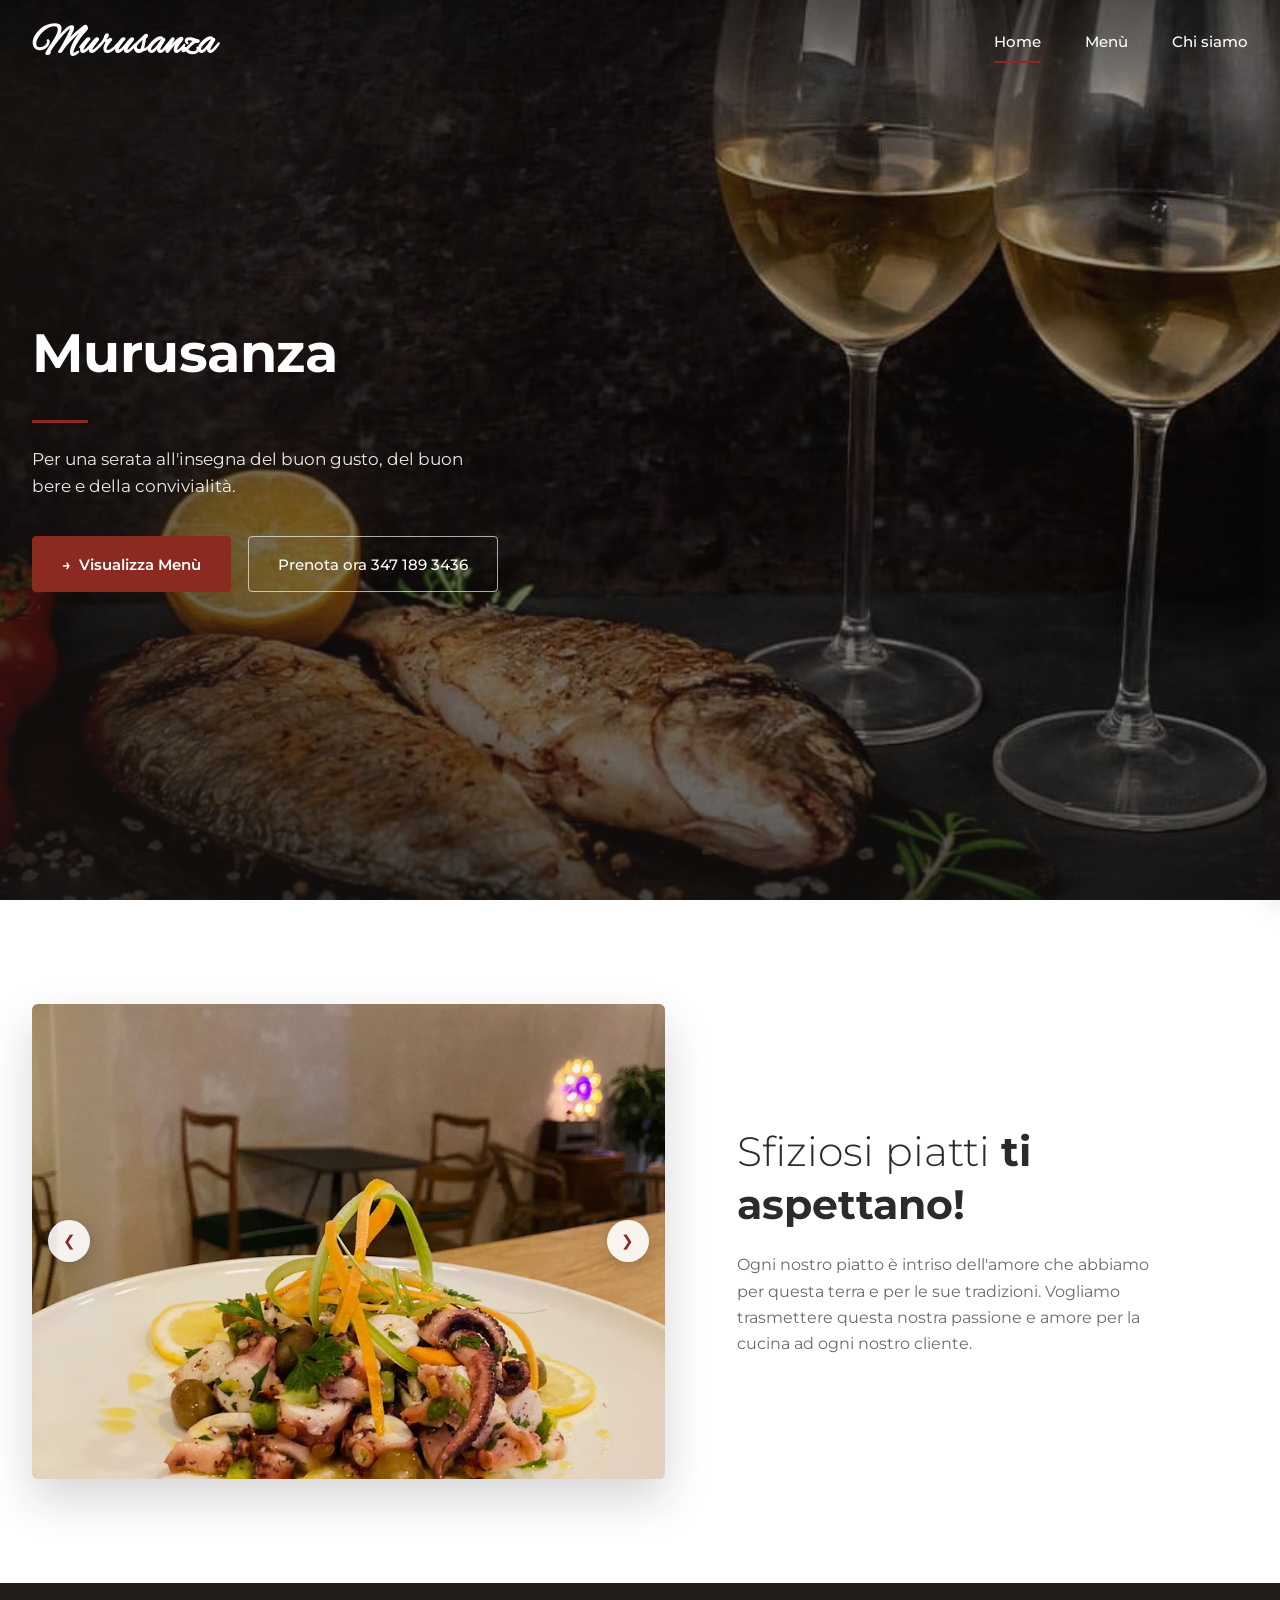
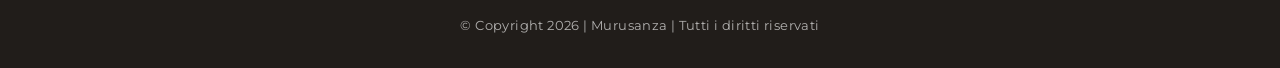
<file: index.html>
<!DOCTYPE html>
<html lang="it">
<head>
    <meta charset="UTF-8">
    <meta name="viewport" content="width=device-width, initial-scale=1.0">
    <title>Murusanza | Home</title>
    <link rel="preconnect" href="https://fonts.googleapis.com">
    <link rel="preconnect" href="https://fonts.gstatic.com" crossorigin>
    <link href="https://fonts.googleapis.com/css2?family=Montserrat:wght@400;500;600;700&family=Alex+Brush&display=swap" rel="stylesheet">
    <link rel="stylesheet" href="style.css">
</head>
<body>
    <header class="main-header">
        <div class="header-container">
            <h1 class="logo"><a href="index.html">Murusanza</a></h1>
            <nav class="nav-menu">
                <a href="index.html" class="nav-link active-link">Home</a>
                <a href="menu/menu.html" class="nav-link">Menù</a>
                <a href="chi-siamo/chi-siamo.html" class="nav-link">Chi siamo</a>
            </nav>
            <button class="hamburger" id="hamburgerBtn" aria-label="Apri menu" aria-expanded="false" aria-controls="mobileNavPanel">
                <span></span>
                <span></span>
                <span></span>
            </button>
        </div>
    </header>

    <div class="mobile-nav-backdrop" id="mobileNavBackdrop"></div>
    <nav class="mobile-nav-panel" id="mobileNavPanel">
        <a href="index.html" class="mobile-nav-link active-link">Home</a>
        <a href="menu/menu.html" class="mobile-nav-link">Menù</a>
        <a href="chi-siamo/chi-siamo.html" class="mobile-nav-link">Chi siamo</a>
    </nav>

    <main>
        <section class="hero-section" id="hero">
            <div class="hero-overlay"></div>
            <div class="hero-container-flex">
                <div class="hero-left-content">
                    <h2 class="hero-title">Murusanza</h2>
                    <div class="hero-divider"></div>
                    <p class="hero-subtitle">Per una serata all'insegna del buon gusto, del buon bere e della convivialità.</p>

                    <div class="cta-container">
                        <a href="menu/menu.html" class="btn-cta btn-solid">Visualizza Menù</a>
                        <a href="tel:3471893436" class="btn-cta btn-outline">Prenota ora 347 189 3436</a>
                    </div>
                </div>
                <div class="hero-right-spacer"></div>
            </div>
        </section>

        <section class="gallery-section" id="aspettiamo">
            <div class="gallery-two-columns">

                <div class="gallery-left-slider">
                    <div class="slider-container">
                        <button class="slider-btn prev-btn" id="prevBtn" aria-label="Precedente">&#10094;</button>

                        <div class="slider-slides">
                            <img class="slide active" src="immagini/piatto1.webp" alt="insalata di pesce">
                            <img class="slide" src="immagini/piatto2.webp" alt="gamberi freschi con verdure">
                            <img class="slide" src="immagini/piatto3.webp" alt="polpo alla griglia">
                        </div>

                        <button class="slider-btn next-btn" id="nextBtn" aria-label="Successiva">&#10095;</button>
                    </div>
                </div>

                <div class="gallery-right-text">
                    <h3 class="section-title">Sfiziosi piatti <span class="text-em">ti aspettano!</span></h3>
                    <p class="section-subtitle">Ogni nostro piatto è intriso dell'amore che abbiamo per questa terra e per le sue tradizioni.
                    Vogliamo trasmettere questa nostra passione e amore per la cucina ad ogni nostro cliente.</p>
                </div>

            </div>
        </section>
    </main>

    <footer class="main-footer">
        <p>© Copyright 2026 | Murusanza | Tutti i diritti riservati</p>
    </footer>

    <script src="script.js"></script>
</body>
</html>
</file>
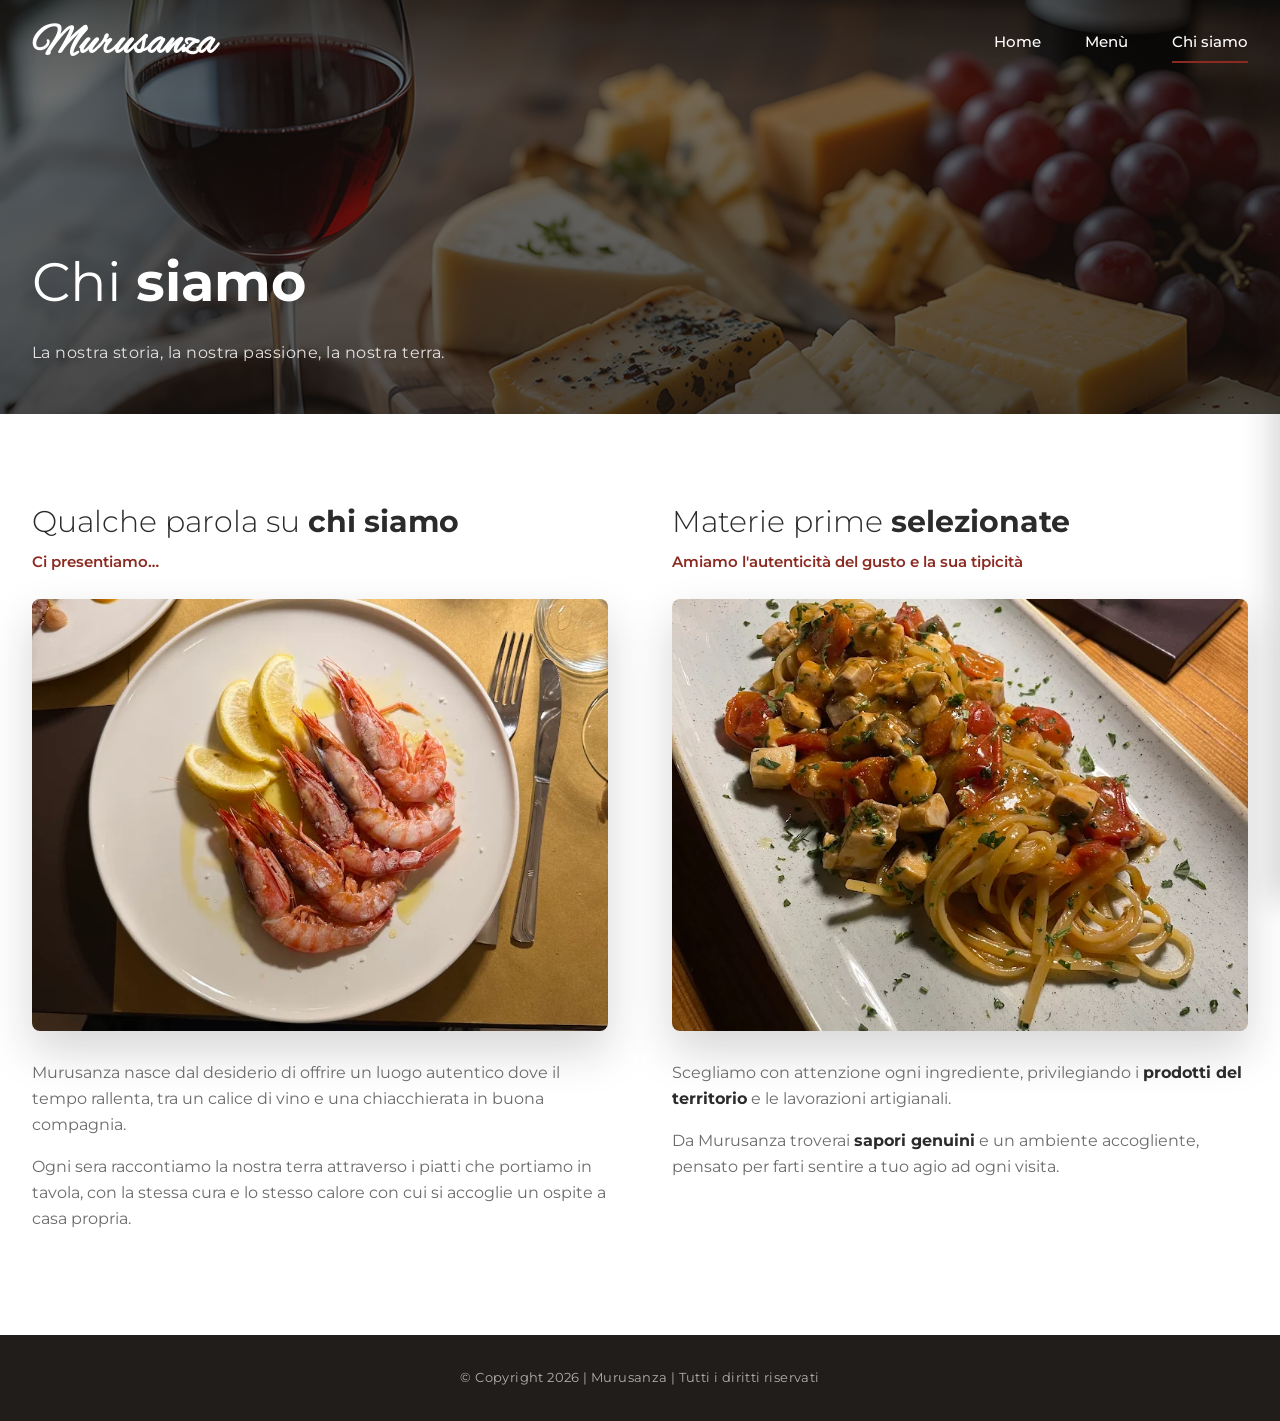
<file: chi-siamo/chi-siamo.html>
<!DOCTYPE html>
<html lang="it">
<head>
    <meta charset="UTF-8">
    <meta name="viewport" content="width=device-width, initial-scale=1.0">
    <title>Murusanza | Chi siamo</title>
    <link rel="preconnect" href="https://fonts.googleapis.com">
    <link rel="preconnect" href="https://fonts.gstatic.com" crossorigin>
    <link href="https://fonts.googleapis.com/css2?family=Montserrat:wght@400;500;600;700&family=Alex+Brush&display=swap" rel="stylesheet">
    <link rel="stylesheet" href="chi-siamo.css">
</head>
<body>
    <header class="main-header">
        <div class="header-container">
            <h1 class="logo"><a href="../index.html">Murusanza</a></h1>
            <nav class="nav-menu">
                <a href="../index.html" class="nav-link">Home</a>
                <a href="../menu/menu.html" class="nav-link">Menù</a>
                <a href="chi-siamo.html" class="nav-link active-link">Chi siamo</a>
            </nav>
            <button class="hamburger" id="hamburgerBtn" aria-label="Apri menu" aria-expanded="false" aria-controls="mobileNavPanel">
                <span></span>
                <span></span>
                <span></span>
            </button>
        </div>
    </header>

    <div class="mobile-nav-backdrop" id="mobileNavBackdrop"></div>
    <nav class="mobile-nav-panel" id="mobileNavPanel">
        <a href="../index.html" class="mobile-nav-link">Home</a>
        <a href="../menu/menu.html" class="mobile-nav-link">Menù</a>
        <a href="chi-siamo.html" class="mobile-nav-link active-link">Chi siamo</a>
    </nav>

    <main>
        <!-- ================= HERO ================= -->
        <section class="about-hero">
            <div class="about-hero-overlay"></div>
            <div class="about-hero-content">
                <h2 class="about-hero-title">Chi <span class="text-em">siamo</span></h2>
                <p class="about-hero-subtitle">La nostra storia, la nostra passione, la nostra terra.</p>
            </div>
        </section>

        <!-- ================= DUE COLONNE ================= -->
        <section class="about-section">
            <div class="about-two-columns">

                <article class="about-column">
                    <h3 class="about-column-title">Qualche parola su <span class="text-em">chi siamo</span></h3>
                    <p class="about-column-kicker">Ci presentiamo…</p>

                    <div class="about-image-frame">
                        <img src="immagini/chi-siamo.webp" alt="Sala di Murusanza">
                    </div>

                    <p class="about-column-text">
                        Murusanza nasce dal desiderio di offrire un luogo autentico dove il tempo rallenta,
                        tra un calice di vino e una chiacchierata in buona compagnia.
                    </p>
                    <p class="about-column-text">
                        Ogni sera raccontiamo la nostra terra attraverso i piatti che portiamo in tavola,
                        con la stessa cura e lo stesso calore con cui si accoglie un ospite a casa propria.
                    </p>
                </article>

                <article class="about-column">
                    <h3 class="about-column-title">Materie prime <span class="text-em">selezionate</span></h3>
                    <p class="about-column-kicker">Amiamo l'autenticità del gusto e la sua tipicità</p>

                    <div class="about-image-frame">
                        <img src="immagini/materie.webp" alt="Piatto preparato con materie prime selezionate">
                    </div>

                    <p class="about-column-text">
                        Scegliamo con attenzione ogni ingrediente, privilegiando i <strong>prodotti del territorio</strong>
                        e le lavorazioni artigianali.
                    </p>
                    <p class="about-column-text">
                        Da Murusanza troverai <strong>sapori genuini</strong> e un ambiente accogliente,
                        pensato per farti sentire a tuo agio ad ogni visita.
                    </p>
                </article>

            </div>
        </section>
    </main>

    <footer class="main-footer">
        <p>© Copyright 2026 | Murusanza | Tutti i diritti riservati</p>
    </footer>

    <script src="chi-siamo.js"></script>
</body>
</html>
</file>
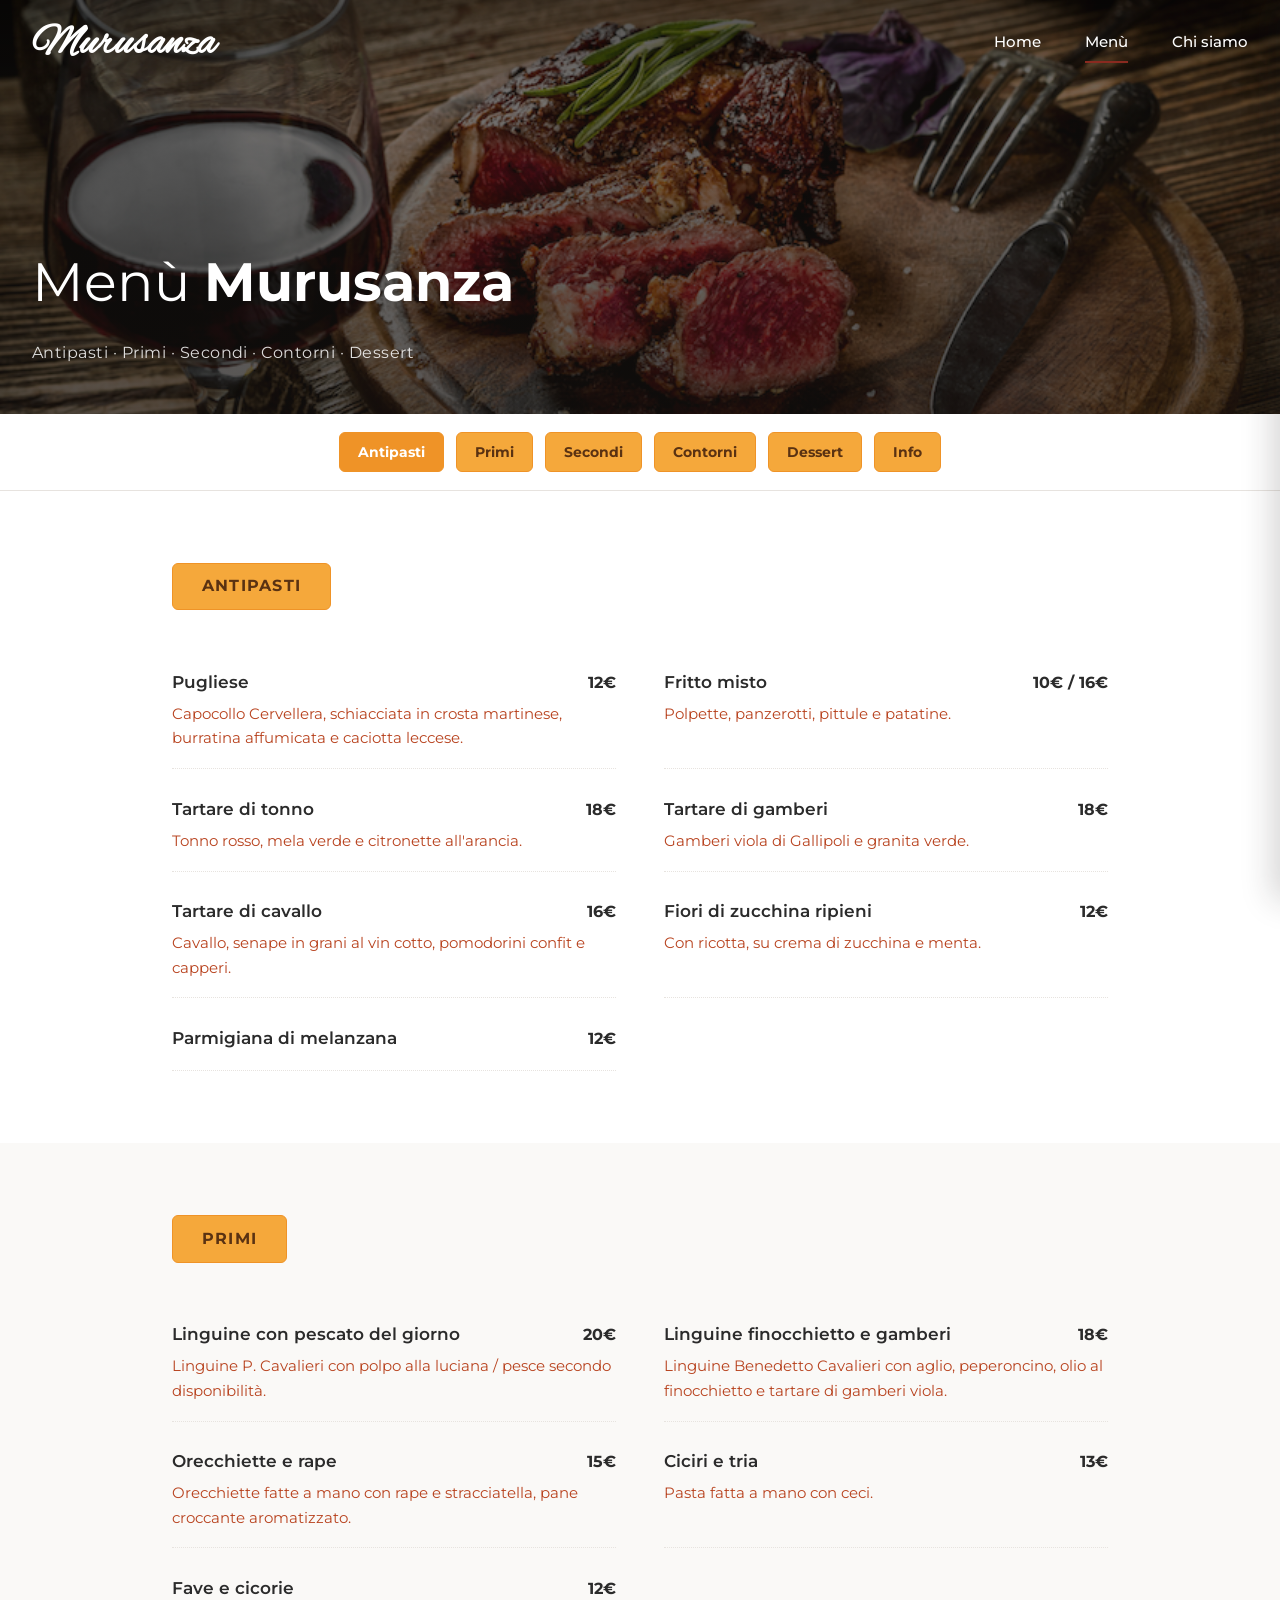
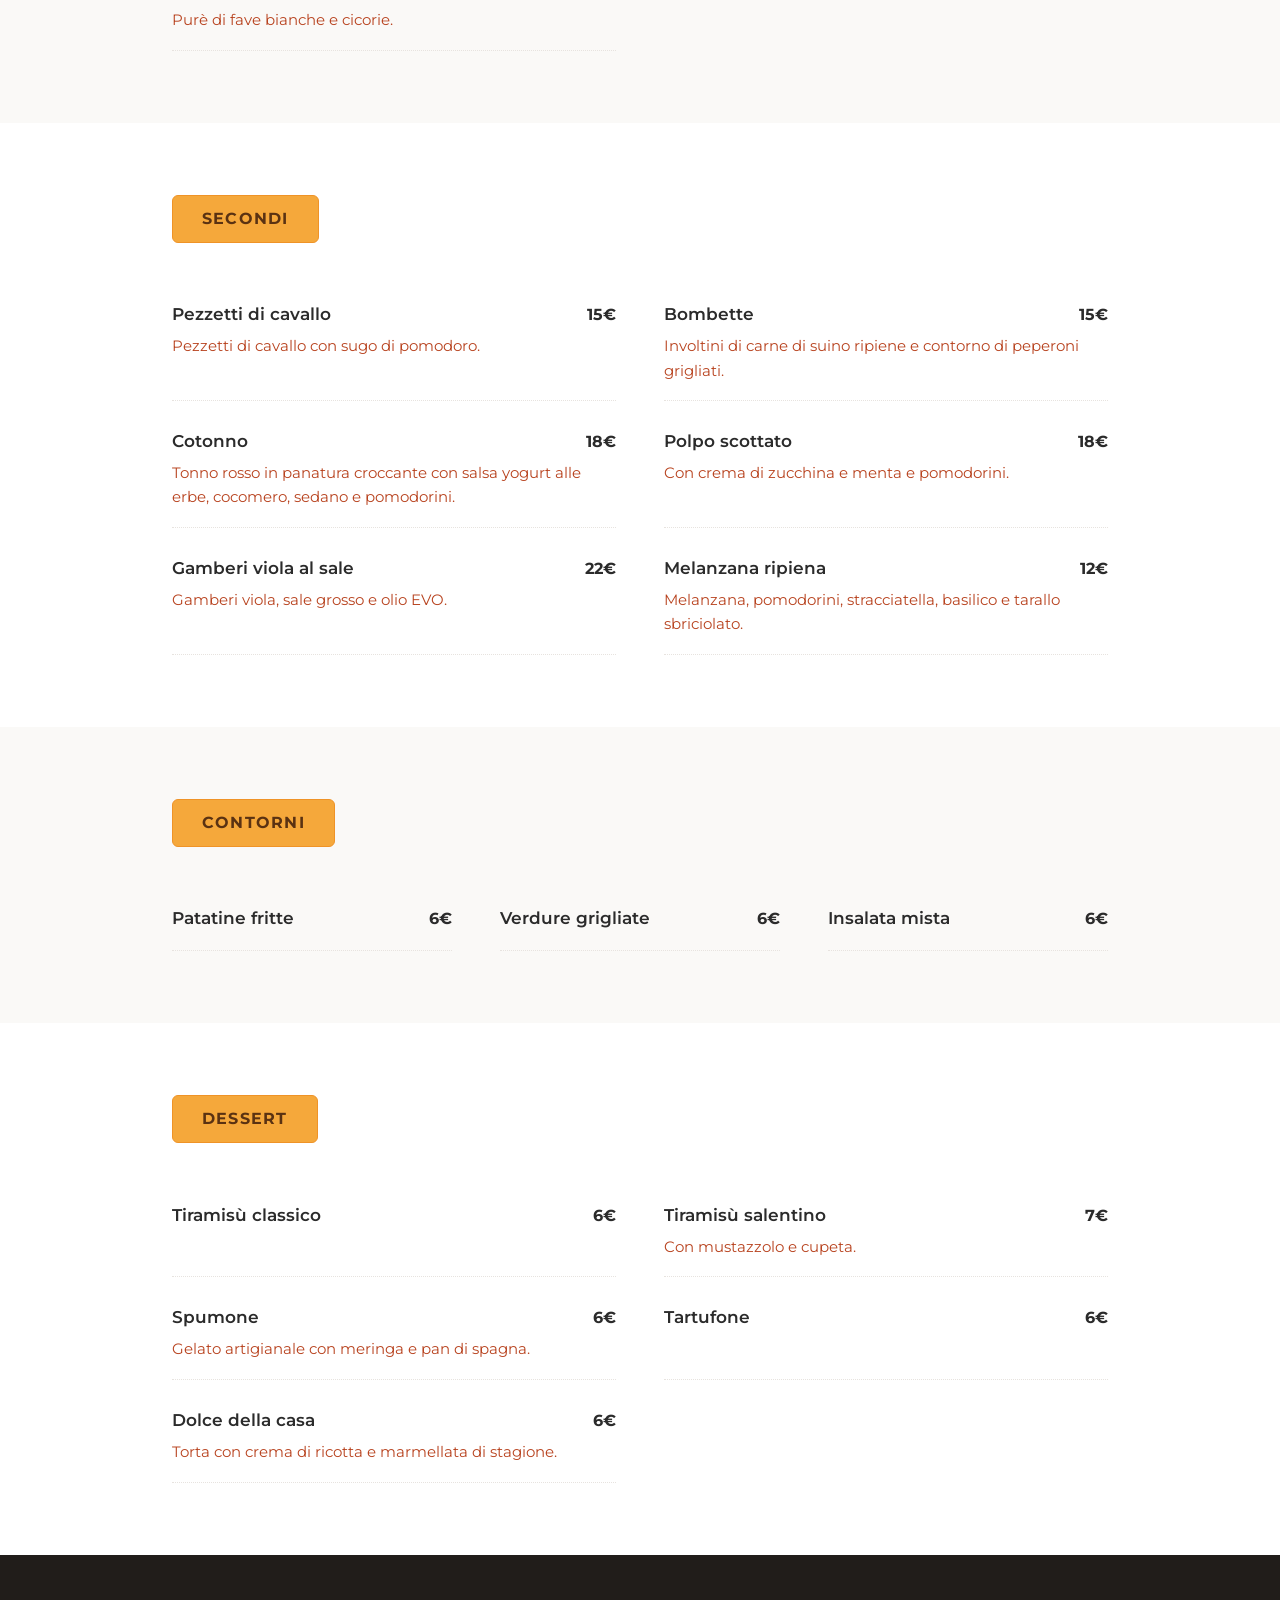
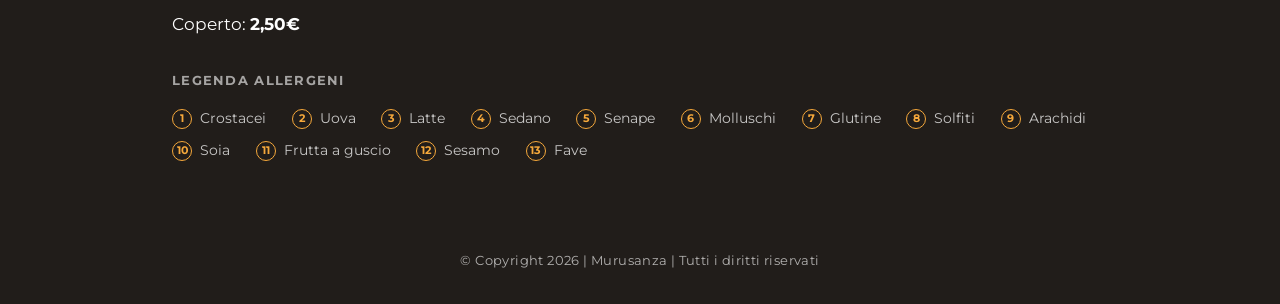
<file: menu/menu.html>
<!DOCTYPE html>
<html lang="it">
<head>
    <meta charset="UTF-8">
    <meta name="viewport" content="width=device-width, initial-scale=1.0">
    <title>Murusanza | Menù</title>
    <link rel="preconnect" href="https://fonts.googleapis.com">
    <link rel="preconnect" href="https://fonts.gstatic.com" crossorigin>
    <link href="https://fonts.googleapis.com/css2?family=Montserrat:wght@400;500;600;700&family=Alex+Brush&display=swap" rel="stylesheet">
    <link rel="stylesheet" href="menu.css">
</head>
<body>
    <header class="main-header">
        <div class="header-container">
            <h1 class="logo"><a href="../index.html">Murusanza</a></h1>
            <nav class="nav-menu">
                <a href="../index.html" class="nav-link">Home</a>
                <a href="menu.html" class="nav-link active-link">Menù</a>
                <a href="../chi-siamo/chi-siamo.html" class="nav-link">Chi siamo</a>
            </nav>
            <button class="hamburger" id="hamburgerBtn" aria-label="Apri menu" aria-expanded="false" aria-controls="mobileNavPanel">
                <span></span>
                <span></span>
                <span></span>
            </button>
        </div>
    </header>

    <div class="mobile-nav-backdrop" id="mobileNavBackdrop"></div>
    <nav class="mobile-nav-panel" id="mobileNavPanel">
        <a href="../index.html" class="mobile-nav-link">Home</a>
        <a href="menu.html" class="mobile-nav-link active-link">Menù</a>
        <a href="../chi-siamo/chi-siamo.html" class="mobile-nav-link">Chi siamo</a>
    </nav>

    <main>
        <!-- ================= MENU HERO ================= -->
        <section class="menu-hero">
            <div class="menu-hero-overlay"></div>
            <div class="menu-hero-content">
                <h2 class="menu-hero-title">Menù <span class="text-em">Murusanza</span></h2>
                <p class="menu-hero-subtitle">Antipasti &middot; Primi &middot; Secondi &middot; Contorni &middot; Dessert</p>
            </div>
        </section>

        <!-- ================= CATEGORY PILLS ================= -->
        <nav class="category-nav" id="categoryNav" aria-label="Categorie del menù">
            <a href="#antipasti" class="category-pill">Antipasti</a>
            <a href="#primi" class="category-pill">Primi</a>
            <a href="#secondi" class="category-pill">Secondi</a>
            <a href="#contorni" class="category-pill">Contorni</a>
            <a href="#dessert" class="category-pill">Dessert</a>
            <a href="#info" class="category-pill">Info</a>
        </nav>

        <!-- ================= ANTIPASTI ================= -->
        <section class="menu-section" id="antipasti">
            <div class="menu-section-inner">
                <h3 class="menu-badge">Antipasti</h3>

                <div class="menu-grid">
                    <div class="menu-item">
                        <div class="menu-item-head">
                            <span class="menu-item-name">Pugliese</span>
                            <span class="menu-item-price">12€</span>
                        </div>
                        <p class="menu-item-desc">Capocollo Cervellera, schiacciata in crosta martinese, burratina affumicata e caciotta leccese.</p>
                    </div>

                    <div class="menu-item">
                        <div class="menu-item-head">
                            <span class="menu-item-name">Fritto misto</span>
                            <span class="menu-item-price">10€ / 16€</span>
                        </div>
                        <p class="menu-item-desc">Polpette, panzerotti, pittule e patatine.</p>
                    </div>

                    <div class="menu-item">
                        <div class="menu-item-head">
                            <span class="menu-item-name">Tartare di tonno</span>
                            <span class="menu-item-price">18€</span>
                        </div>
                        <p class="menu-item-desc">Tonno rosso, mela verde e citronette all'arancia.</p>
                    </div>

                    <div class="menu-item">
                        <div class="menu-item-head">
                            <span class="menu-item-name">Tartare di gamberi</span>
                            <span class="menu-item-price">18€</span>
                        </div>
                        <p class="menu-item-desc">Gamberi viola di Gallipoli e granita verde.</p>
                    </div>

                    <div class="menu-item">
                        <div class="menu-item-head">
                            <span class="menu-item-name">Tartare di cavallo</span>
                            <span class="menu-item-price">16€</span>
                        </div>
                        <p class="menu-item-desc">Cavallo, senape in grani al vin cotto, pomodorini confit e capperi.</p>
                    </div>

                    <div class="menu-item">
                        <div class="menu-item-head">
                            <span class="menu-item-name">Fiori di zucchina ripieni</span>
                            <span class="menu-item-price">12€</span>
                        </div>
                        <p class="menu-item-desc">Con ricotta, su crema di zucchina e menta.</p>
                    </div>

                    <div class="menu-item">
                        <div class="menu-item-head">
                            <span class="menu-item-name">Parmigiana di melanzana</span>
                            <span class="menu-item-price">12€</span>
                        </div>
                    </div>
                </div>
            </div>
        </section>

        <!-- ================= PRIMI ================= -->
        <section class="menu-section menu-section-alt" id="primi">
            <div class="menu-section-inner">
                <h3 class="menu-badge">Primi</h3>

                <div class="menu-grid">
                    <div class="menu-item">
                        <div class="menu-item-head">
                            <span class="menu-item-name">Linguine con pescato del giorno</span>
                            <span class="menu-item-price">20€</span>
                        </div>
                        <p class="menu-item-desc">Linguine P. Cavalieri con polpo alla luciana / pesce secondo disponibilità.</p>
                    </div>

                    <div class="menu-item">
                        <div class="menu-item-head">
                            <span class="menu-item-name">Linguine finocchietto e gamberi</span>
                            <span class="menu-item-price">18€</span>
                        </div>
                        <p class="menu-item-desc">Linguine Benedetto Cavalieri con aglio, peperoncino, olio al finocchietto e tartare di gamberi viola.</p>
                    </div>

                    <div class="menu-item">
                        <div class="menu-item-head">
                            <span class="menu-item-name">Orecchiette e rape</span>
                            <span class="menu-item-price">15€</span>
                        </div>
                        <p class="menu-item-desc">Orecchiette fatte a mano con rape e stracciatella, pane croccante aromatizzato.</p>
                    </div>

                    <div class="menu-item">
                        <div class="menu-item-head">
                            <span class="menu-item-name">Ciciri e tria</span>
                            <span class="menu-item-price">13€</span>
                        </div>
                        <p class="menu-item-desc">Pasta fatta a mano con ceci.</p>
                    </div>

                    <div class="menu-item">
                        <div class="menu-item-head">
                            <span class="menu-item-name">Fave e cicorie</span>
                            <span class="menu-item-price">12€</span>
                        </div>
                        <p class="menu-item-desc">Purè di fave bianche e cicorie.</p>
                    </div>
                </div>
            </div>
        </section>

        <!-- ================= SECONDI ================= -->
        <section class="menu-section" id="secondi">
            <div class="menu-section-inner">
                <h3 class="menu-badge">Secondi</h3>

                <div class="menu-grid">
                    <div class="menu-item">
                        <div class="menu-item-head">
                            <span class="menu-item-name">Pezzetti di cavallo</span>
                            <span class="menu-item-price">15€</span>
                        </div>
                        <p class="menu-item-desc">Pezzetti di cavallo con sugo di pomodoro.</p>
                    </div>

                    <div class="menu-item">
                        <div class="menu-item-head">
                            <span class="menu-item-name">Bombette</span>
                            <span class="menu-item-price">15€</span>
                        </div>
                        <p class="menu-item-desc">Involtini di carne di suino ripiene e contorno di peperoni grigliati.</p>
                    </div>

                    <div class="menu-item">
                        <div class="menu-item-head">
                            <span class="menu-item-name">Cotonno</span>
                            <span class="menu-item-price">18€</span>
                        </div>
                        <p class="menu-item-desc">Tonno rosso in panatura croccante con salsa yogurt alle erbe, cocomero, sedano e pomodorini.</p>
                    </div>

                    <div class="menu-item">
                        <div class="menu-item-head">
                            <span class="menu-item-name">Polpo scottato</span>
                            <span class="menu-item-price">18€</span>
                        </div>
                        <p class="menu-item-desc">Con crema di zucchina e menta e pomodorini.</p>
                    </div>

                    <div class="menu-item">
                        <div class="menu-item-head">
                            <span class="menu-item-name">Gamberi viola al sale</span>
                            <span class="menu-item-price">22€</span>
                        </div>
                        <p class="menu-item-desc">Gamberi viola, sale grosso e olio EVO.</p>
                    </div>

                    <div class="menu-item">
                        <div class="menu-item-head">
                            <span class="menu-item-name">Melanzana ripiena</span>
                            <span class="menu-item-price">12€</span>
                        </div>
                        <p class="menu-item-desc">Melanzana, pomodorini, stracciatella, basilico e tarallo sbriciolato.</p>
                    </div>
                </div>
            </div>
        </section>

        <!-- ================= CONTORNI ================= -->
        <section class="menu-section menu-section-alt" id="contorni">
            <div class="menu-section-inner">
                <h3 class="menu-badge">Contorni</h3>

                <div class="menu-grid menu-grid-compact">
                    <div class="menu-item">
                        <div class="menu-item-head">
                            <span class="menu-item-name">Patatine fritte</span>
                            <span class="menu-item-price">6€</span>
                        </div>
                    </div>

                    <div class="menu-item">
                        <div class="menu-item-head">
                            <span class="menu-item-name">Verdure grigliate</span>
                            <span class="menu-item-price">6€</span>
                        </div>
                    </div>

                    <div class="menu-item">
                        <div class="menu-item-head">
                            <span class="menu-item-name">Insalata mista</span>
                            <span class="menu-item-price">6€</span>
                        </div>
                    </div>
                </div>
            </div>
        </section>

        <!-- ================= DESSERT ================= -->
        <section class="menu-section" id="dessert">
            <div class="menu-section-inner">
                <h3 class="menu-badge">Dessert</h3>

                <div class="menu-grid">
                    <div class="menu-item">
                        <div class="menu-item-head">
                            <span class="menu-item-name">Tiramisù classico</span>
                            <span class="menu-item-price">6€</span>
                        </div>
                    </div>

                    <div class="menu-item">
                        <div class="menu-item-head">
                            <span class="menu-item-name">Tiramisù salentino</span>
                            <span class="menu-item-price">7€</span>
                        </div>
                        <p class="menu-item-desc">Con mustazzolo e cupeta.</p>
                    </div>

                    <div class="menu-item">
                        <div class="menu-item-head">
                            <span class="menu-item-name">Spumone</span>
                            <span class="menu-item-price">6€</span>
                        </div>
                        <p class="menu-item-desc">Gelato artigianale con meringa e pan di spagna.</p>
                    </div>

                    <div class="menu-item">
                        <div class="menu-item-head">
                            <span class="menu-item-name">Tartufone</span>
                            <span class="menu-item-price">6€</span>
                        </div>
                    </div>

                    <div class="menu-item">
                        <div class="menu-item-head">
                            <span class="menu-item-name">Dolce della casa</span>
                            <span class="menu-item-price">6€</span>
                        </div>
                        <p class="menu-item-desc">Torta con crema di ricotta e marmellata di stagione.</p>
                    </div>
                </div>
            </div>
        </section>

        <!-- ================= INFO / ALLERGENI ================= -->
        <section class="menu-info" id="info">
            <div class="menu-info-inner">
                <p class="menu-coperto">Coperto: <strong>2,50€</strong></p>

                <h4 class="menu-info-title">Legenda allergeni</h4>
                <ul class="allergen-list">
                    <li><span class="allergen-num">1</span> Crostacei</li>
                    <li><span class="allergen-num">2</span> Uova</li>
                    <li><span class="allergen-num">3</span> Latte</li>
                    <li><span class="allergen-num">4</span> Sedano</li>
                    <li><span class="allergen-num">5</span> Senape</li>
                    <li><span class="allergen-num">6</span> Molluschi</li>
                    <li><span class="allergen-num">7</span> Glutine</li>
                    <li><span class="allergen-num">8</span> Solfiti</li>
                    <li><span class="allergen-num">9</span> Arachidi</li>
                    <li><span class="allergen-num">10</span> Soia</li>
                    <li><span class="allergen-num">11</span> Frutta a guscio</li>
                    <li><span class="allergen-num">12</span> Sesamo</li>
                    <li><span class="allergen-num">13</span> Fave</li>
                </ul>
            </div>
        </section>
    </main>

    <button class="back-to-top" id="backToTop" aria-label="Torna su">&#9650;</button>

    <footer class="main-footer">
        <p>© Copyright 2026 | Murusanza | Tutti i diritti riservati</p>
    </footer>

    <script src="menu.js"></script>
</body>
</html>
</file>
<file: style.css>
/* =========================================================
   Murusanza — stylesheet
   Ispirato a Cilla's Pub: bianco pulito, accento bordeaux,
   tipografia sans-serif + logo in corsivo
   ========================================================= */

:root {
  --maroon-700: #8a2a20;
  --maroon-800: #6f2119;
  --maroon-050: #f6e9e7;

  --ink-900: #211d1a;   /* footer / testo scuro forte */
  --charcoal-800: #2b2b2b; /* titoli */
  --gray-600: #6b6b6b;     /* testo di corpo */
  --gray-200: #e7e3df;     /* linee/divisori chiari */

  --white: #ffffff;
  --cream-50: #faf9f7;

  --font-body: "Montserrat", sans-serif;
  --font-logo: "Alex Brush", cursive;

  --header-height: 92px;
  --transition-base: 0.35s cubic-bezier(0.4, 0, 0.2, 1);
}

* {
  margin: 0;
  padding: 0;
  box-sizing: border-box;
}

html {
  scroll-behavior: smooth;
}

body {
  font-family: var(--font-body);
  color: var(--gray-600);
  background-color: var(--white);
  line-height: 1.65;
  -webkit-font-smoothing: antialiased;
}

a {
  text-decoration: none;
  color: inherit;
}

img {
  display: block;
  max-width: 100%;
}

@media (prefers-reduced-motion: reduce) {
  *, *::before, *::after {
    animation-duration: 0.01ms !important;
    transition-duration: 0.01ms !important;
    scroll-behavior: auto !important;
  }
}

/* =========================================================
   Header / Nav
   ========================================================= */

.main-header {
  position: fixed;
  top: 0;
  left: 0;
  width: 100%;
  height: var(--header-height);
  z-index: 1000;
  background: linear-gradient(180deg, rgba(0, 0, 0, 0.35) 0%, rgba(0, 0, 0, 0) 100%);
  transition: background-color var(--transition-base), box-shadow var(--transition-base), height var(--transition-base);
}

.main-header.scrolled {
  background: var(--white);
  height: 78px;
  box-shadow: 0 4px 20px rgba(33, 29, 26, 0.08);
}

.header-container {
  max-width: 1280px;
  height: 100%;
  margin: 0 auto;
  padding: 0 32px;
  display: flex;
  align-items: center;
  justify-content: space-between;
}

.logo {
  font-family: var(--font-logo);
  font-size: 2.6rem;
  line-height: 1;
  color: var(--white);
  transition: color var(--transition-base);
}

.main-header.scrolled .logo {
  color: var(--charcoal-800);
}

.nav-menu {
  display: flex;
  align-items: center;
  gap: 2.75rem;
}

.nav-link {
  position: relative;
  font-size: 0.95rem;
  font-weight: 500;
  color: var(--white);
  padding-bottom: 8px;
  transition: color var(--transition-base);
}

.nav-link::after {
  content: "";
  position: absolute;
  left: 0;
  bottom: 0;
  width: 0;
  height: 2px;
  background-color: var(--maroon-700);
  transition: width 0.3s ease;
}

.nav-link:hover::after,
.nav-link.active-link::after {
  width: 100%;
}

.main-header.scrolled .nav-link {
  color: var(--charcoal-800);
}

.main-header.scrolled .nav-link:hover {
  color: var(--maroon-700);
}

/* --- Hamburger (mobile only) --- */

.hamburger {
  display: none;
  flex-direction: column;
  justify-content: center;
  align-items: center;
  gap: 5px;
  width: 40px;
  height: 40px;
  background: none;
  border: none;
  cursor: pointer;
  z-index: 1101;
}

.hamburger span {
  display: block;
  width: 24px;
  height: 2px;
  background-color: var(--maroon-700);
  border-radius: 1px;
  transition: transform 0.3s ease, opacity 0.3s ease;
}

.hamburger.open span:nth-child(1) {
  transform: translateY(7px) rotate(45deg);
}

.hamburger.open span:nth-child(2) {
  opacity: 0;
}

.hamburger.open span:nth-child(3) {
  transform: translateY(-7px) rotate(-45deg);
}

/* --- Mobile off-canvas nav panel --- */

.mobile-nav-backdrop {
  position: fixed;
  inset: 0;
  background-color: rgba(20, 17, 15, 0.5);
  opacity: 0;
  pointer-events: none;
  transition: opacity 0.35s ease;
  z-index: 1090;
}

.mobile-nav-backdrop.open {
  opacity: 1;
  pointer-events: auto;
}

.mobile-nav-panel {
  position: fixed;
  top: 0;
  right: 0;
  height: 100%;
  width: min(78vw, 320px);
  background-color: var(--white);
  display: flex;
  flex-direction: column;
  padding: 110px 2.2rem 2rem;
  gap: 1.6rem;
  box-shadow: -8px 0 30px rgba(33, 29, 26, 0.18);
  transform: translateX(100%);
  transition: transform 0.4s cubic-bezier(0.4, 0, 0.2, 1);
  z-index: 1095;
}

.mobile-nav-panel.open {
  transform: translateX(0);
}

.mobile-nav-link {
  font-size: 1.05rem;
  font-weight: 600;
  color: var(--charcoal-800);
  padding-bottom: 0.6rem;
  border-bottom: 1px solid var(--gray-200);
}

.mobile-nav-link.active-link {
  color: var(--maroon-700);
}

/* =========================================================
   Hero
   ========================================================= */

.hero-section {
  position: relative;
  min-height: 100vh;
  display: flex;
  align-items: center;
  background-image:
    linear-gradient(90deg, rgba(20, 17, 15, 0.72) 0%, rgba(20, 17, 15, 0.45) 45%, rgba(20, 17, 15, 0.35) 100%),
    url("immagini/sfondo.jpg");
  background-size: cover;
  background-position: center;
  overflow: hidden;
}

.hero-overlay {
  position: absolute;
  inset: 0;
  background: linear-gradient(0deg, rgba(20, 17, 15, 0.55) 0%, rgba(20, 17, 15, 0) 35%);
  pointer-events: none;
}

.hero-container-flex {
  position: relative;
  z-index: 2;
  width: 100%;
  max-width: 1280px;
  margin: 0 auto;
  padding: 0 32px;
  display: flex;
  align-items: center;
}

.hero-left-content {
  flex: 0 1 620px;
}

.hero-right-spacer {
  flex: 1 1 auto;
}

.hero-title {
  font-weight: 700;
  font-size: clamp(2.4rem, 4.6vw, 3.4rem);
  color: var(--white);
  letter-spacing: -0.01em;
}

.hero-divider {
  width: 56px;
  height: 3px;
  background-color: var(--maroon-700);
  margin: 1.4rem 0 1.4rem;
}

.hero-subtitle {
  font-size: 1.05rem;
  font-weight: 400;
  color: var(--white);
  opacity: 0.92;
  max-width: 440px;
}

.cta-container {
  display: flex;
  flex-wrap: wrap;
  align-items: center;
  gap: 1.1rem;
  margin-top: 2.2rem;
}

.btn-cta {
  display: inline-flex;
  align-items: center;
  gap: 0.5rem;
  padding: 0.9rem 1.8rem;
  font-size: 0.95rem;
  font-weight: 600;
  border-radius: 4px;
  transition: background-color var(--transition-base), color var(--transition-base), border-color var(--transition-base), transform 0.2s ease;
  white-space: nowrap;
}

.btn-solid {
  background-color: var(--maroon-700);
  color: var(--white);
  border: 1px solid var(--maroon-700);
}

.btn-solid::before {
  content: "→";
}

.btn-solid:hover {
  background-color: var(--maroon-800);
  border-color: var(--maroon-800);
  transform: translateY(-2px);
}

.btn-outline {
  background-color: transparent;
  color: var(--white);
  border: 1px solid rgba(255, 255, 255, 0.65);
  font-weight: 500;
}

.btn-outline:hover {
  background-color: var(--white);
  color: var(--charcoal-800);
  border-color: var(--white);
  transform: translateY(-2px);
}

/* =========================================================
   Gallery / "Aspettiamo" section
   ========================================================= */

.gallery-section {
  background-color: var(--white);
  padding: 6.5rem 0;
}

.gallery-two-columns {
  max-width: 1280px;
  margin: 0 auto;
  padding: 0 32px;
  display: flex;
  align-items: center;
  gap: 4.5rem;
}

.gallery-left-slider {
  flex: 1 1 52%;
}

.gallery-right-text {
  flex: 1 1 42%;
}

.section-title {
  font-weight: 300;
  font-size: clamp(1.9rem, 3.2vw, 2.6rem);
  color: var(--charcoal-800);
  margin-bottom: 1.3rem;
  line-height: 1.3;
}

.section-title .text-em {
  font-weight: 700;
}

.section-subtitle {
  color: var(--gray-600);
  font-size: 1rem;
  font-weight: 400;
  max-width: 440px;
}

/* --- Slider --- */

.slider-container {
  position: relative;
  display: flex;
  align-items: center;
  justify-content: center;
}

.slider-slides {
  position: relative;
  width: 100%;
  aspect-ratio: 4 / 3;
  background-color: var(--gray-200);
  border-radius: 6px;
  overflow: hidden;
  box-shadow: 0 20px 45px rgba(33, 29, 26, 0.18);
}

.slide {
  position: absolute;
  inset: 0;
  width: 100%;
  height: 100%;
  object-fit: cover;
  object-position: center;
  opacity: 0;
  transition: opacity 0.6s ease;
  pointer-events: none;
}

.slide.active {
  opacity: 1;
  pointer-events: auto;
}

.slider-btn {
  position: absolute;
  top: 50%;
  transform: translateY(-50%);
  z-index: 3;
  width: 42px;
  height: 42px;
  border: none;
  border-radius: 50%;
  background-color: rgba(255, 255, 255, 0.9);
  color: var(--maroon-700);
  font-size: 0.95rem;
  cursor: pointer;
  display: flex;
  align-items: center;
  justify-content: center;
  box-shadow: 0 4px 14px rgba(33, 29, 26, 0.22);
  transition: background-color 0.3s ease, color 0.3s ease;
}

.slider-btn:hover {
  background-color: var(--maroon-700);
  color: var(--white);
}

.prev-btn {
  left: 16px;
}

.next-btn {
  right: 16px;
}

/* =========================================================
   Footer
   ========================================================= */

.main-footer {
  background-color: var(--ink-900);
  padding: 2rem 32px;
  text-align: center;
}

.main-footer p {
  font-size: 0.82rem;
  letter-spacing: 0.03em;
  color: rgba(255, 255, 255, 0.65);
}

/* =========================================================
   Responsive
   ========================================================= */

@media (max-width: 900px) {
  .gallery-two-columns {
    flex-direction: column;
    gap: 3rem;
  }

  .gallery-left-slider,
  .gallery-right-text {
    flex: 1 1 auto;
    width: 100%;
  }

  .gallery-right-text {
    text-align: center;
  }

  .section-subtitle {
    margin: 0 auto;
  }
}

@media (max-width: 720px) {
  .header-container {
    padding: 0 20px;
  }

  .main-header {
    position: static;
    background: var(--white);
    box-shadow: 0 2px 14px rgba(33, 29, 26, 0.08);
    height: auto;
    padding: 18px 0;
  }

  .logo {
    color: var(--charcoal-800);
    font-size: 2.1rem;
  }

  .nav-menu {
    display: none;
  }

  .hamburger {
    display: flex;
  }

  .hero-container-flex {
    padding: 0 20px;
  }

  .hero-right-spacer {
    display: none;
  }

  .hero-left-content {
    flex: 1 1 100%;
  }

  .gallery-section {
    padding: 4.5rem 0;
  }

  .gallery-two-columns {
    padding: 0 20px;
  }
}

@media (max-width: 420px) {
  .cta-container {
    flex-direction: column;
    align-items: flex-start;
    width: 100%;
  }

  .btn-cta {
    width: 100%;
    justify-content: center;
  }
}
</file>
<file: chi-siamo/chi-siamo.css>
/* =========================================================
   Murusanza — chi-siamo.css
   Foglio di stile completo e autonomo per chi-siamo.html
   ========================================================= */

:root {
  --maroon-700: #8a2a20;
  --maroon-800: #6f2119;
  --maroon-050: #f6e9e7;

  --ink-900: #211d1a;      /* footer / testo scuro forte */
  --charcoal-800: #2b2b2b; /* titoli */
  --gray-600: #6b6b6b;     /* testo di corpo */
  --gray-200: #e7e3df;     /* linee/divisori chiari */

  --white: #ffffff;
  --cream-50: #faf9f7;

  --font-body: "Montserrat", sans-serif;
  --font-logo: "Alex Brush", cursive;

  --header-height: 92px;
  --transition-base: 0.35s cubic-bezier(0.4, 0, 0.2, 1);
}

* {
  margin: 0;
  padding: 0;
  box-sizing: border-box;
}

html {
  scroll-behavior: smooth;
}

body {
  font-family: var(--font-body);
  color: var(--gray-600);
  background-color: var(--white);
  line-height: 1.65;
  -webkit-font-smoothing: antialiased;
}

a {
  text-decoration: none;
  color: inherit;
}

img {
  display: block;
  max-width: 100%;
}

@media (prefers-reduced-motion: reduce) {
  *, *::before, *::after {
    animation-duration: 0.01ms !important;
    transition-duration: 0.01ms !important;
    scroll-behavior: auto !important;
  }
}

/* =========================================================
   Header / Nav
   ========================================================= */

.main-header {
  position: fixed;
  top: 0;
  left: 0;
  width: 100%;
  height: var(--header-height);
  z-index: 1000;
  background: linear-gradient(180deg, rgba(0, 0, 0, 0.35) 0%, rgba(0, 0, 0, 0) 100%);
  transition: background-color var(--transition-base), box-shadow var(--transition-base), height var(--transition-base);
}

.main-header.scrolled {
  background: var(--white);
  height: 78px;
  box-shadow: 0 4px 20px rgba(33, 29, 26, 0.08);
}

.header-container {
  max-width: 1280px;
  height: 100%;
  margin: 0 auto;
  padding: 0 32px;
  display: flex;
  align-items: center;
  justify-content: space-between;
}

.logo {
  font-family: var(--font-logo);
  font-size: 2.6rem;
  line-height: 1;
  color: var(--white);
  transition: color var(--transition-base);
}

.main-header.scrolled .logo {
  color: var(--charcoal-800);
}

.nav-menu {
  display: flex;
  align-items: center;
  gap: 2.75rem;
}

.nav-link {
  position: relative;
  font-size: 0.95rem;
  font-weight: 500;
  color: var(--white);
  padding-bottom: 8px;
  transition: color var(--transition-base);
}

.nav-link::after {
  content: "";
  position: absolute;
  left: 0;
  bottom: 0;
  width: 0;
  height: 2px;
  background-color: var(--maroon-700);
  transition: width 0.3s ease;
}

.nav-link:hover::after,
.nav-link.active-link::after {
  width: 100%;
}

.main-header.scrolled .nav-link {
  color: var(--charcoal-800);
}

.main-header.scrolled .nav-link:hover {
  color: var(--maroon-700);
}

/* --- Hamburger (mobile only) --- */

.hamburger {
  display: none;
  flex-direction: column;
  justify-content: center;
  align-items: center;
  gap: 5px;
  width: 40px;
  height: 40px;
  background: none;
  border: none;
  cursor: pointer;
  z-index: 1101;
}

.hamburger span {
  display: block;
  width: 24px;
  height: 2px;
  background-color: var(--maroon-700);
  border-radius: 1px;
  transition: transform 0.3s ease, opacity 0.3s ease;
}

.hamburger.open span:nth-child(1) {
  transform: translateY(7px) rotate(45deg);
}

.hamburger.open span:nth-child(2) {
  opacity: 0;
}

.hamburger.open span:nth-child(3) {
  transform: translateY(-7px) rotate(-45deg);
}

/* --- Mobile off-canvas nav panel --- */

.mobile-nav-backdrop {
  position: fixed;
  inset: 0;
  background-color: rgba(20, 17, 15, 0.5);
  opacity: 0;
  pointer-events: none;
  transition: opacity 0.35s ease;
  z-index: 1090;
}

.mobile-nav-backdrop.open {
  opacity: 1;
  pointer-events: auto;
}

.mobile-nav-panel {
  position: fixed;
  top: 0;
  right: 0;
  height: 100%;
  width: min(78vw, 320px);
  background-color: var(--white);
  display: flex;
  flex-direction: column;
  padding: 110px 2.2rem 2rem;
  gap: 1.6rem;
  box-shadow: -8px 0 30px rgba(33, 29, 26, 0.18);
  transform: translateX(100%);
  transition: transform 0.4s cubic-bezier(0.4, 0, 0.2, 1);
  z-index: 1095;
}

.mobile-nav-panel.open {
  transform: translateX(0);
}

.mobile-nav-link {
  font-size: 1.05rem;
  font-weight: 600;
  color: var(--charcoal-800);
  padding-bottom: 0.6rem;
  border-bottom: 1px solid var(--gray-200);
}

.mobile-nav-link.active-link {
  color: var(--maroon-700);
}

/* =========================================================
   Hero (stessa impostazione della hero del menù)
   ========================================================= */

.about-hero {
  position: relative;
  min-height: 46vh;
  display: flex;
  align-items: flex-end;
  padding-top: var(--header-height);
  background-image:
    linear-gradient(180deg, rgba(20, 17, 15, 0.55) 0%, rgba(20, 17, 15, 0.72) 100%),
    url("immagini/sfondo3.jpg");
  background-size: cover;
  background-position: center;
}

.about-hero-overlay {
  position: absolute;
  inset: 0;
  pointer-events: none;
}

.about-hero-content {
  position: relative;
  z-index: 2;
  max-width: 1280px;
  width: 100%;
  margin: 0 auto;
  padding: 0 32px 3rem;
}

.about-hero-title {
  font-weight: 400;
  font-size: clamp(2.2rem, 5vw, 3.4rem);
  color: var(--white);
}

.about-hero-title .text-em {
  font-weight: 700;
}

.about-hero-subtitle {
  margin-top: 0.8rem;
  font-size: 1rem;
  color: rgba(255, 255, 255, 0.85);
  letter-spacing: 0.03em;
}

/* =========================================================
   Sezione due colonne
   ========================================================= */

.about-section {
  background-color: var(--white);
  padding: 5.5rem 0;
}

.about-two-columns {
  max-width: 1280px;
  margin: 0 auto;
  padding: 0 32px;
  display: grid;
  grid-template-columns: repeat(2, 1fr);
  gap: 4rem;
  align-items: start;
}

.about-column-title {
  font-weight: 300;
  font-size: clamp(1.5rem, 2.6vw, 1.9rem);
  color: var(--charcoal-800);
  line-height: 1.3;
}

.about-column-title .text-em {
  font-weight: 700;
}

.about-column-kicker {
  margin-top: 0.5rem;
  margin-bottom: 1.6rem;
  color: var(--maroon-700);
  font-size: 0.92rem;
  font-weight: 600;
}

.about-image-frame {
  width: 100%;
  aspect-ratio: 4 / 3;
  overflow: hidden;
  border-radius: 8px;
  box-shadow: 0 20px 45px rgba(33, 29, 26, 0.18);
  margin-bottom: 1.8rem;
}

.about-image-frame img {
  width: 100%;
  height: 100%;
  object-fit: cover;
  object-position: center;
}

.about-column-text {
  font-size: 0.98rem;
  color: var(--gray-600);
  margin-bottom: 1rem;
}

.about-column-text strong {
  color: var(--charcoal-800);
  font-weight: 700;
}

/* =========================================================
   Footer
   ========================================================= */

.main-footer {
  background-color: var(--ink-900);
  padding: 2rem 32px;
  text-align: center;
}

.main-footer p {
  font-size: 0.82rem;
  letter-spacing: 0.03em;
  color: rgba(255, 255, 255, 0.65);
}

/* =========================================================
   Responsive
   ========================================================= */

@media (max-width: 900px) {
  .about-two-columns {
    grid-template-columns: 1fr;
    gap: 3.5rem;
  }
}

@media (max-width: 720px) {
  .header-container {
    padding: 0 20px;
  }

  .main-header {
    position: static;
    background: var(--white);
    box-shadow: 0 2px 14px rgba(33, 29, 26, 0.08);
    height: auto;
    padding: 18px 0;
  }

  .logo {
    color: var(--charcoal-800);
    font-size: 2.1rem;
  }

  .nav-menu {
    display: none;
  }

  .hamburger {
    display: flex;
  }

  .about-hero {
    min-height: 38vh;
  }

  .about-section {
    padding: 4rem 0;
  }

  .about-two-columns {
    padding: 0 20px;
  }
}
</file>
<file: menu/menu.css>
/* =========================================================
   Murusanza — menu.css
   Foglio di stile autonomo per la pagina Menù
   ========================================================= */

:root {
  --maroon-700: #8a2a20;
  --maroon-800: #6f2119;

  --orange-500: #f5a83b;
  --orange-600: #ef9327;
  --orange-text: #5a3212;
  --dish-desc: #b8431f;

  --ink-900: #211d1a;
  --charcoal-800: #2b2b2b;
  --gray-600: #6b6b6b;
  --gray-200: #e7e3df;

  --white: #ffffff;
  --cream-50: #faf9f7;

  --font-body: "Montserrat", sans-serif;
  --font-logo: "Alex Brush", cursive;

  --header-height: 92px;
  --transition-base: 0.35s cubic-bezier(0.4, 0, 0.2, 1);
}

* {
  margin: 0;
  padding: 0;
  box-sizing: border-box;
}

html {
  scroll-behavior: smooth;
}

body {
  font-family: var(--font-body);
  color: var(--gray-600);
  background-color: var(--white);
  line-height: 1.65;
  -webkit-font-smoothing: antialiased;
}

a {
  text-decoration: none;
  color: inherit;
}

img {
  display: block;
  max-width: 100%;
}

@media (prefers-reduced-motion: reduce) {
  *, *::before, *::after {
    animation-duration: 0.01ms !important;
    transition-duration: 0.01ms !important;
    scroll-behavior: auto !important;
  }
}

/* =========================================================
   Header / Nav
   ========================================================= */

.main-header {
  position: fixed;
  top: 0;
  left: 0;
  width: 100%;
  height: var(--header-height);
  z-index: 1000;
  background: linear-gradient(180deg, rgba(0, 0, 0, 0.35) 0%, rgba(0, 0, 0, 0) 100%);
  transition: background-color var(--transition-base), box-shadow var(--transition-base), height var(--transition-base);
}

.main-header.scrolled {
  background: var(--white);
  height: 78px;
  box-shadow: 0 4px 20px rgba(33, 29, 26, 0.08);
}

.header-container {
  max-width: 1280px;
  height: 100%;
  margin: 0 auto;
  padding: 0 32px;
  display: flex;
  align-items: center;
  justify-content: space-between;
}

.logo {
  font-family: var(--font-logo);
  font-size: 2.6rem;
  line-height: 1;
  color: var(--white);
  transition: color var(--transition-base);
}

.main-header.scrolled .logo {
  color: var(--charcoal-800);
}

.nav-menu {
  display: flex;
  align-items: center;
  gap: 2.75rem;
}

.nav-link {
  position: relative;
  font-size: 0.95rem;
  font-weight: 500;
  color: var(--white);
  padding-bottom: 8px;
  transition: color var(--transition-base);
}

.nav-link::after {
  content: "";
  position: absolute;
  left: 0;
  bottom: 0;
  width: 0;
  height: 2px;
  background-color: var(--maroon-700);
  transition: width 0.3s ease;
}

.nav-link:hover::after,
.nav-link.active-link::after {
  width: 100%;
}

.main-header.scrolled .nav-link {
  color: var(--charcoal-800);
}

.main-header.scrolled .nav-link:hover {
  color: var(--maroon-700);
}

/* --- Hamburger (mobile only) --- */

.hamburger {
  display: none;
  flex-direction: column;
  justify-content: center;
  align-items: center;
  gap: 5px;
  width: 40px;
  height: 40px;
  background: none;
  border: none;
  cursor: pointer;
  z-index: 1101;
}

.hamburger span {
  display: block;
  width: 24px;
  height: 2px;
  background-color: var(--maroon-700);
  border-radius: 1px;
  transition: transform 0.3s ease, opacity 0.3s ease;
}

.hamburger.open span:nth-child(1) {
  transform: translateY(7px) rotate(45deg);
}

.hamburger.open span:nth-child(2) {
  opacity: 0;
}

.hamburger.open span:nth-child(3) {
  transform: translateY(-7px) rotate(-45deg);
}

/* --- Mobile off-canvas nav panel --- */

.mobile-nav-backdrop {
  position: fixed;
  inset: 0;
  background-color: rgba(20, 17, 15, 0.5);
  opacity: 0;
  pointer-events: none;
  transition: opacity 0.35s ease;
  z-index: 1090;
}

.mobile-nav-backdrop.open {
  opacity: 1;
  pointer-events: auto;
}

.mobile-nav-panel {
  position: fixed;
  top: 0;
  right: 0;
  height: 100%;
  width: min(78vw, 320px);
  background-color: var(--white);
  display: flex;
  flex-direction: column;
  padding: 110px 2.2rem 2rem;
  gap: 1.6rem;
  box-shadow: -8px 0 30px rgba(33, 29, 26, 0.18);
  transform: translateX(100%);
  transition: transform 0.4s cubic-bezier(0.4, 0, 0.2, 1);
  z-index: 1095;
}

.mobile-nav-panel.open {
  transform: translateX(0);
}

.mobile-nav-link {
  font-size: 1.05rem;
  font-weight: 600;
  color: var(--charcoal-800);
  padding-bottom: 0.6rem;
  border-bottom: 1px solid var(--gray-200);
}

.mobile-nav-link.active-link {
  color: var(--maroon-700);
}

/* =========================================================
   Menu hero
   ========================================================= */

.menu-hero {
  position: relative;
  min-height: 46vh;
  display: flex;
  align-items: flex-end;
  padding-top: var(--header-height);
  background-image:
    linear-gradient(180deg, rgba(20, 17, 15, 0.55) 0%, rgba(20, 17, 15, 0.72) 100%),
    url("immagini/sfondo 2.jpg");
  background-size: cover;
  background-position: center;
}

.menu-hero-overlay {
  position: absolute;
  inset: 0;
  pointer-events: none;
}

.menu-hero-content {
  position: relative;
  z-index: 2;
  max-width: 1280px;
  width: 100%;
  margin: 0 auto;
  padding: 0 32px 3rem;
}

.menu-hero-title {
  font-weight: 400;
  font-size: clamp(2.2rem, 5vw, 3.4rem);
  color: var(--white);
}

.menu-hero-title .text-em {
  font-weight: 700;
}

.menu-hero-subtitle {
  margin-top: 0.8rem;
  font-size: 1rem;
  color: rgba(255, 255, 255, 0.85);
  letter-spacing: 0.03em;
}

/* --- Category pills --- */

.category-nav {
  position: sticky;
  top: var(--header-height);
  z-index: 500;
  display: flex;
  flex-wrap: wrap;
  justify-content: center;
  gap: 0.7rem;
  background-color: var(--white);
  padding: 1.1rem 32px;
  max-width: 1280px;
  margin: 0 auto;
  border-bottom: 1px solid var(--gray-200);
}

.category-pill {
  padding: 0.5rem 1.15rem;
  border-radius: 6px;
  border: 1.5px solid var(--orange-600);
  background-color: var(--orange-500);
  color: var(--orange-text);
  font-size: 0.85rem;
  font-weight: 700;
  white-space: nowrap;
  transition: background-color 0.25s ease, color 0.25s ease;
}

.category-pill:hover,
.category-pill.active {
  background-color: var(--orange-600);
  color: var(--white);
}

/* --- Menu sections --- */

.menu-section {
  background-color: var(--white);
  padding: 4.5rem 0;
  scroll-margin-top: 70px;
}

.menu-section-alt {
  background-color: var(--cream-50);
}

.menu-section-inner {
  max-width: 1000px;
  margin: 0 auto;
  padding: 0 32px;
}

.menu-badge {
  display: inline-block;
  font-size: 1rem;
  font-weight: 700;
  letter-spacing: 0.08em;
  text-transform: uppercase;
  color: var(--orange-text);
  background-color: var(--orange-500);
  border: 1.5px solid var(--orange-600);
  border-radius: 6px;
  padding: 0.6rem 1.8rem;
  margin-bottom: 2.5rem;
}

.menu-grid {
  display: grid;
  grid-template-columns: repeat(2, 1fr);
  gap: 0.5rem 3rem;
}

.menu-grid-compact {
  grid-template-columns: repeat(3, 1fr);
}

.menu-item {
  padding: 1.1rem 0;
  border-bottom: 1px dotted var(--gray-200);
}

.menu-item-head {
  display: flex;
  align-items: baseline;
  justify-content: space-between;
  gap: 1rem;
}

.menu-item-name {
  font-size: 1.08rem;
  font-weight: 600;
  color: var(--charcoal-800);
}

.menu-item-price {
  font-size: 1rem;
  font-weight: 700;
  color: var(--charcoal-800);
  white-space: nowrap;
}

.menu-item-desc {
  margin-top: 0.35rem;
  font-size: 0.92rem;
  color: var(--dish-desc);
  max-width: 46ch;
}

/* --- Info / allergens --- */

.menu-info {
  background-color: var(--ink-900);
  padding: 3.5rem 0;
  scroll-margin-top: 70px;
}

.menu-info-inner {
  max-width: 1000px;
  margin: 0 auto;
  padding: 0 32px;
}

.menu-coperto {
  color: var(--white);
  font-size: 1.05rem;
  margin-bottom: 2rem;
}

.menu-info-title {
  color: rgba(255, 255, 255, 0.6);
  font-size: 0.8rem;
  text-transform: uppercase;
  letter-spacing: 0.1em;
  margin-bottom: 1rem;
}

.allergen-list {
  list-style: none;
  display: flex;
  flex-wrap: wrap;
  gap: 0.6rem 1.6rem;
}

.allergen-list li {
  font-size: 0.85rem;
  color: rgba(255, 255, 255, 0.75);
  display: flex;
  align-items: center;
  gap: 0.5rem;
}

.allergen-num {
  display: inline-flex;
  align-items: center;
  justify-content: center;
  width: 20px;
  height: 20px;
  border-radius: 50%;
  border: 1px solid var(--orange-500);
  color: var(--orange-500);
  font-size: 0.7rem;
  font-weight: 700;
}

/* --- Back to top --- */

.back-to-top {
  position: fixed;
  right: 24px;
  bottom: 24px;
  width: 42px;
  height: 42px;
  border: none;
  border-radius: 6px;
  background-color: var(--ink-900);
  color: var(--white);
  font-size: 0.8rem;
  cursor: pointer;
  opacity: 0;
  pointer-events: none;
  transform: translateY(8px);
  transition: opacity 0.3s ease, transform 0.3s ease, background-color 0.3s ease;
  z-index: 400;
}

.back-to-top.visible {
  opacity: 1;
  pointer-events: auto;
  transform: translateY(0);
}

.back-to-top:hover {
  background-color: var(--maroon-700);
}

/* =========================================================
   Footer
   ========================================================= */

.main-footer {
  background-color: var(--ink-900);
  padding: 2rem 32px;
  text-align: center;
}

.main-footer p {
  font-size: 0.82rem;
  letter-spacing: 0.03em;
  color: rgba(255, 255, 255, 0.65);
}

/* =========================================================
   Responsive
   ========================================================= */

@media (max-width: 720px) {
  .header-container {
    padding: 0 20px;
  }

  .main-header {
    position: static;
    background: var(--white);
    box-shadow: 0 2px 14px rgba(33, 29, 26, 0.08);
    height: auto;
    padding: 18px 0;
  }

  .logo {
    color: var(--charcoal-800);
    font-size: 2.1rem;
  }

  .nav-menu {
    display: none;
  }

  .hamburger {
    display: flex;
  }

  .category-nav {
    top: 0;
    padding: 1rem 20px;
    overflow-x: auto;
    flex-wrap: nowrap;
    justify-content: flex-start;
  }

  .menu-grid,
  .menu-grid-compact {
    grid-template-columns: 1fr;
  }

  .menu-section-inner,
  .menu-info-inner {
    padding: 0 20px;
  }

  .menu-hero {
    min-height: 38vh;
  }
}
</file>
